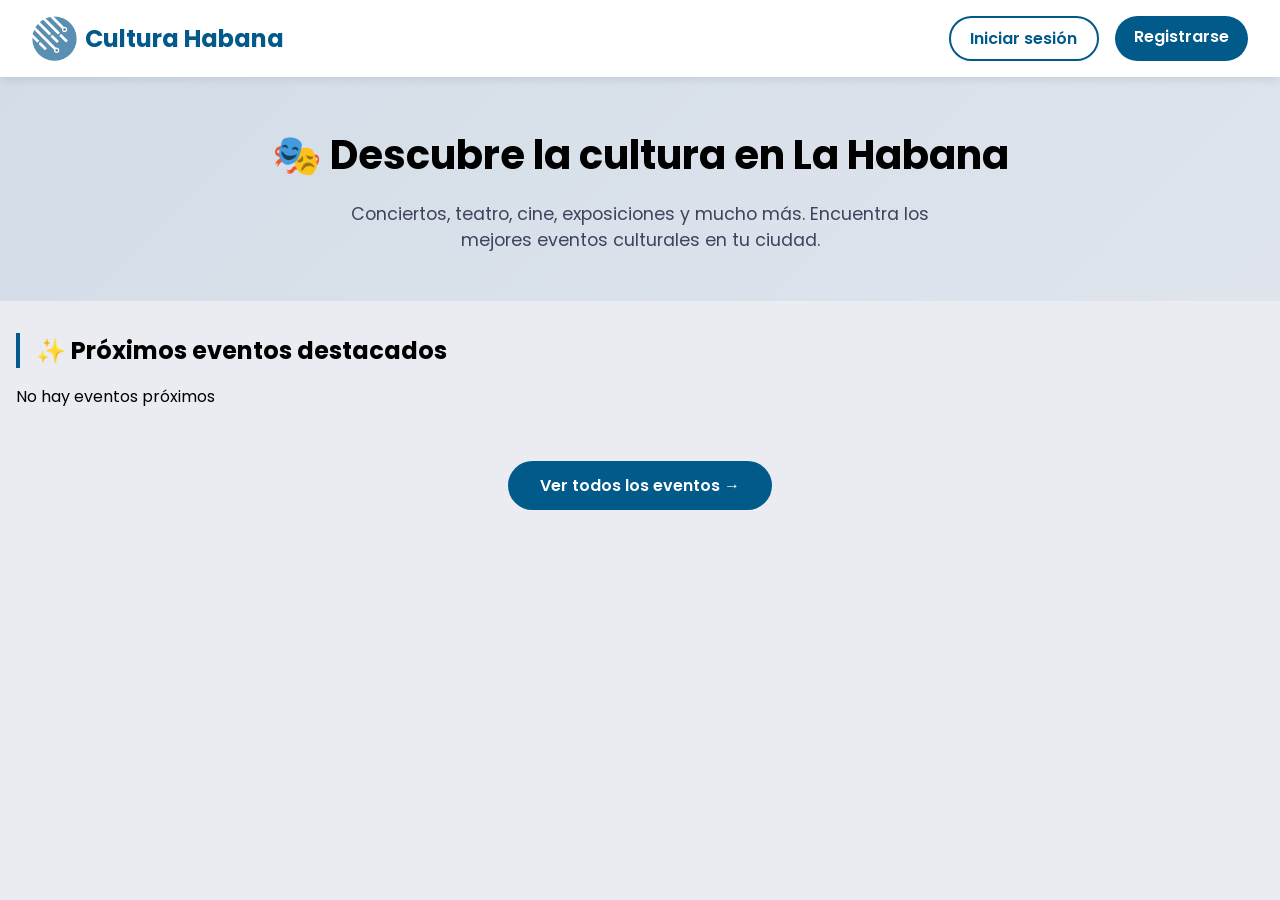
<file: index.html>
<!DOCTYPE html>
<html lang="es">
<head>
    <meta charset="UTF-8">
    <meta name="viewport" content="width=device-width, initial-scale=1.0">
    <title>Cultura Habana | Eventos culturales en La Habana</title>
    <link rel="stylesheet" href="styles.css">
    <link href="https://fonts.googleapis.com/css2?family=Poppins:wght@300;400;500;600;700;800&display=swap" rel="stylesheet">
    <style>
        .landing-container {
            min-height: 100vh;
            background: var(--color-bg);
        }
        
        .navbar-landing {
            display: flex;
            justify-content: space-between;
            align-items: center;
            padding: 1rem 2rem;
            background: var(--color-surface);
            box-shadow: 0 2px 10px var(--shadow-border);
            position: sticky;
            top: 0;
            z-index: 100;
        }
        
        .logo-area {
            display: flex;
            align-items: center;
            gap: 0.5rem;
        }
        
        .logo-area img {
            height: 45px;
        }
        
        .logo-area h1 {
            font-size: 1.5rem;
            color: rgb(2, 90, 138);
        }
        
        .nav-buttons {
            display: flex;
            gap: 1rem;
        }
        
        .btn-outline {
            padding: 0.5rem 1.2rem;
            border: 2px solid rgb(2, 90, 138);
            background: transparent;
            color: rgb(2, 90, 138);
            border-radius: 30px;
            font-weight: 600;
            cursor: pointer;
            transition: all 0.3s ease;
            text-decoration: none;
        }
        
        .btn-outline:hover {
            background: rgb(2, 90, 138);
            color: white;
        }
        
        .btn-primary-landing {
            padding: 0.5rem 1.2rem;
            background: rgb(2, 90, 138);
            color: white;
            border: none;
            border-radius: 30px;
            font-weight: 600;
            cursor: pointer;
            transition: all 0.3s ease;
            text-decoration: none;
        }
        
        .btn-primary-landing:hover {
            background: rgb(2, 110, 168);
            transform: translateY(-2px);
        }
        
        .hero {
            text-align: center;
            padding: 3rem 2rem;
            background: linear-gradient(135deg, rgba(2,90,138,0.1) 0%, rgba(2,90,138,0.05) 100%);
        }
        
        .hero h1 {
            font-size: 2.5rem;
            color: var(--color-text-primary);
            margin-bottom: 1rem;
        }
        
        .hero p {
            font-size: 1.1rem;
            color: var(--color-text-secondary);
            max-width: 600px;
            margin: 0 auto;
        }
        
        .section-title {
            font-size: 1.5rem;
            margin: 2rem 1rem 1rem;
            color: var(--color-text-primary);
            border-left: 4px solid rgb(2, 90, 138);
            padding-left: 1rem;
        }
        
        .eventos-destacados {
            display: grid;
            grid-template-columns: repeat(auto-fill, minmax(200px, 1fr));
            gap: 1.5rem;
            padding: 0 1rem 2rem;
        }
        
        .evento-destacado-card {
            background: var(--color-surface);
            border-radius: 16px;
            overflow: hidden;
            cursor: pointer;
            transition: transform 0.3s ease, box-shadow 0.3s ease;
            box-shadow: 0 4px 12px var(--shadow-border);
        }
        
        .evento-destacado-card:hover {
            transform: translateY(-5px);
            box-shadow: 0 8px 24px var(--shadow-border);
        }
        
        .evento-destacado-card img {
            width: 100%;
            height: 200px;
            object-fit: cover;
        }
        
        .evento-info-landing {
            padding: 1rem;
        }
        
        .evento-info-landing h3 {
            font-size: 1rem;
            margin-bottom: 0.3rem;
            color: var(--color-text-primary);
        }
        
        .evento-info-landing .fecha {
            font-size: 0.8rem;
            color: var(--color-text-secondary);
        }
        
        .evento-info-landing .categoria-badge {
            display: inline-block;
            background: rgb(2, 90, 138);
            color: white;
            padding: 0.2rem 0.6rem;
            border-radius: 20px;
            font-size: 0.7rem;
            margin-top: 0.5rem;
        }
        
        @media (max-width: 600px) {
            .navbar-landing {
                flex-direction: column;
                gap: 1rem;
                padding: 1rem;
            }
            .hero h1 {
                font-size: 1.8rem;
            }
            .eventos-destacados {
                grid-template-columns: repeat(auto-fill, minmax(160px, 1fr));
            }
        }
    </style>
</head>
<body>
    <div class="landing-container">
        <nav class="navbar-landing">
            <div class="logo-area">
                <img src="resources/aguacero_cuba_logo_trasnparente.png" alt="Logo" onerror="this.src='https://picsum.photos/id/100/50/50'">
                <h1>Cultura Habana</h1>
            </div>
            <div class="nav-buttons">
                <a href="login.html" class="btn-outline">Iniciar sesión</a>
                <a href="registro.html" class="btn-primary-landing">Registrarse</a>
            </div>
        </nav>
        
        <div class="hero">
            <h1>🎭 Descubre la cultura en La Habana</h1>
            <p>Conciertos, teatro, cine, exposiciones y mucho más. Encuentra los mejores eventos culturales en tu ciudad.</p>
        </div>
        
        <h2 class="section-title">✨ Próximos eventos destacados</h2>
        <div id="eventos-destacados" class="eventos-destacados">
            <div class="loading-spinner">Cargando eventos...</div>
        </div>
        
        <div style="text-align: center; padding: 2rem;">
            <a href="inicio.html" class="btn-primary-landing" style="padding: 0.8rem 2rem;">Ver todos los eventos →</a>
        </div>
    </div>

    <script src="data.js"></script>
    <script>
        function cargarEventosDestacados() {
            const container = document.getElementById('eventos-destacados');
            const eventos = getEventosFuturos();
            
            if (eventos.length === 0) {
                container.innerHTML = '<p>No hay eventos próximos</p>';
                return;
            }
            
            container.innerHTML = eventos.slice(0, 8).map(evento => `
                <div class="evento-destacado-card" onclick="window.location.href='detallesEvento.html?id=${evento.id}'">
                    <img src="${evento.poster}" alt="${evento.nombre}" onerror="this.src='https://picsum.photos/id/100/400/300'">
                    <div class="evento-info-landing">
                        <h3>${evento.nombre}</h3>
                        <p class="fecha">📅 ${new Date(evento.fechaInicio).toLocaleDateString('es-ES', { day: 'numeric', month: 'short' })}</p>
                        <span class="categoria-badge">${evento.categoria}</span>
                    </div>
                </div>
            `).join('');
        }
        
        cargarEventosDestacados();
    </script>
</body>
</html>
</file>
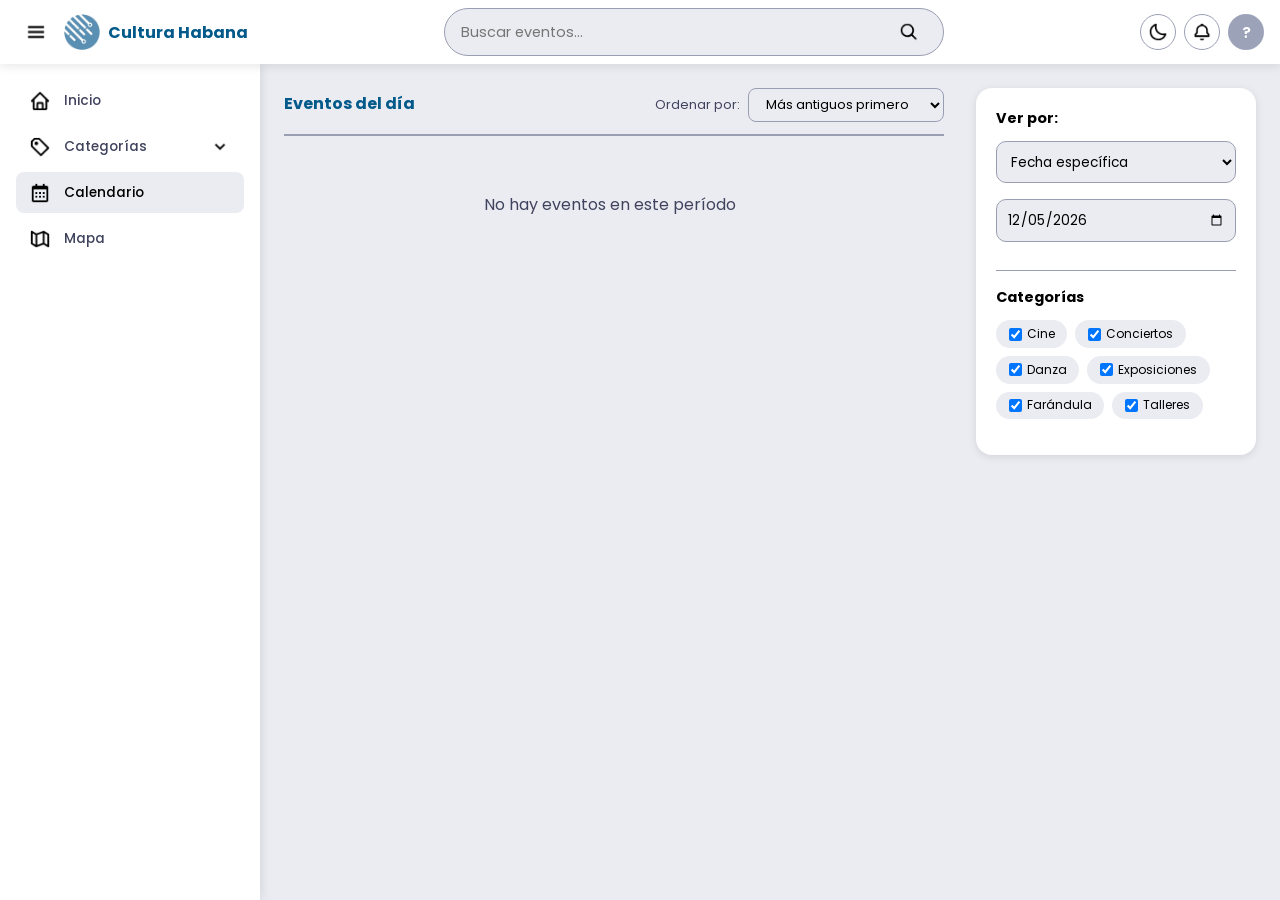
<file: calendario.html>
<!DOCTYPE html>
<html lang="es">
<head>
    <meta charset="UTF-8">
    <meta name="viewport" content="width=device-width, initial-scale=1.0">
    <title>Calendario | Cultura Habana</title>
    <link rel="stylesheet" href="styles.css">
    <link href="https://fonts.googleapis.com/css2?family=Poppins:wght@300;400;500;600;700;800&display=swap" rel="stylesheet">
</head>
<body>

    <!-- Barra superior fija -->
    <div class="top-bar">
        <div class="top-bar-left">
            <button class="menu-toggle-btn" id="menuToggleBtn">
                <img id="menuIcon" src="resources/icons_light/menu.png" alt="menú">
            </button>
            <div class="logo">
                <img src="resources/aguacero_cuba_logo_trasnparente.png" alt="Logo">
                <span>Cultura Habana</span>
            </div>
        </div>
        
        <div class="top-bar-center">
            <div class="search-container">
                <input type="text" id="buscador-global" placeholder="Buscar eventos...">
                <button class="search-btn" id="searchBtn">
                    <img id="searchIconLight" src="resources/icons_light/search.png" alt="buscar">
                    <img id="searchIconDark" src="resources/icons_dark/search.png" alt="buscar" style="display:none;">
                </button>
            </div>
        </div>
        
        <div class="top-bar-right">
            <button class="icon-btn" id="themeToggleBtn">
                <img id="themeIconLight" src="resources/icons_light/moon.png" alt="tema">
                <img id="themeIconDark" src="resources/icons_dark/sun.png" alt="tema" style="display:none;">
            </button>
            <button class="icon-btn" id="notificationsBtn">
                <img id="notifIconLight" src="resources/icons_light/bell.png" alt="notificaciones">
                <img id="notifIconDark" src="resources/icons_dark/bell.png" alt="notificaciones" style="display:none;">
            </button>
            <div class="avatar" id="avatarUsuario">U</div>
        </div>
    </div>

    <!-- Menú lateral -->
    <div class="sidebar" id="sidebar">
        <div class="menu_container">
            <ul class="menu">
                <li class="menu-item"><a href="inicio.html" class="menu-link"><img class="home-light" src="resources/icons_light/home-alt.png"><img class="home-dark" src="resources/icons_dark/home-alt.png" style="display:none;"><span>Inicio</span></a></li>
                <li class="menu-item menu-item-dropdown" id="categoriasDropdown">
                    <a href="#" class="menu-link" id="categoriasBtn">
                        <img class="categories-light" src="resources/icons_light/price-tag-alt.png"><img class="categories-dark" src="resources/icons_dark/price-tag-alt.png" style="display:none;"><span>Categorías</span>
                        <img class="dropdown-light" src="resources/icons_light/chevron-down.png"><img class="dropdown-dark" src="resources/icons_dark/chevron-down.png" style="display:none;">
                    </a>
                    <ul class="sub-menu" id="submenuCategorias">
                        <li><a href="#" class="sub-menu-link">Conciertos</a></li>
                        <li><a href="#" class="sub-menu-link">Teatro</a></li>
                        <li><a href="#" class="sub-menu-link">Cine</a></li>
                        <li><a href="#" class="sub-menu-link">Exposiciones</a></li>
                        <li><a href="#" class="sub-menu-link">Danza</a></li>
                        <li><a href="#" class="sub-menu-link">Libros</a></li>
                        <li><a href="#" class="sub-menu-link">Festival</a></li>
                        <li><a href="#" class="sub-menu-link">Infantiles</a></li>
                        <li><a href="#" class="sub-menu-link">Deportes</a></li>
                        <li><a href="#" class="sub-menu-link">Talleres</a></li>
                        <li><a href="#" class="sub-menu-link">Museos</a></li>
                        <li><a href="#" class="sub-menu-link">Ferias</a></li>
                        <li><a href="#" class="sub-menu-link">Farándula</a></li>
                    </ul>
                </li>
                <li class="menu-item active"><a href="calendario.html" class="menu-link"><img class="calendar-light" src="resources/icons_light/calendar-alt.png"><img class="calendar-dark" src="resources/icons_dark/calendar-alt.png" style="display:none;"><span>Calendario</span></a></li>
                <li class="menu-item"><a href="mapa.html" class="menu-link"><img class="map-light" src="resources/icons_light/map.png"><img class="map-dark" src="resources/icons_dark/map.png" style="display:none;"><span>Mapa</span></a></li>
                <li class="menu-item" id="menuPromocion" style="display: none;"><a href="promocion.html" class="menu-link"><img class="promo-light" src="resources/icons_light/plus-circle.png"><img class="promo-dark" src="resources/icons_dark/plus-circle.png" style="display:none;"><span>Promocionar</span></a></li>
            </ul>
        </div>
    </div>

    <!-- Contenido principal -->
    <div class="main-content">
        <div class="two-column-layout">
            <!-- Lista de eventos (izquierda) -->
            <div id="lista-eventos-calendario" style="flex:1;">
                <div class="resultados-header">
                    <h3><span id="modo-titulo">Eventos del día</span></h3>
                    <div class="resultados-orden">
                        <label>Ordenar por:</label>
                        <select id="orden-eventos">
                            <option value="asc">Más antiguos primero</option>
                            <option value="desc">Más recientes primero</option>
                        </select>
                    </div>
                </div>
                <div id="calendario-lista" class="resultados-scroll">
                    <div class="loading-spinner">Cargando eventos...</div>
                </div>
            </div>
            
            <!-- Filtros (derecha) -->
            <div class="filters-sidebar">
                <!-- Selector de modo -->
                <h3>Ver por:</h3>
                <select id="modo-fecha" class="modo-select">
                    <option value="fecha">Fecha específica</option>
                    <option value="rango">Rango de fechas</option>
                </select>
                
                <!-- Modo Fecha específica (input type date) -->
                <div id="modo-fecha-container">
                    <input type="date" id="fecha-especifica" class="fecha-input">
                </div>
                
                <!-- Modo Rango de fechas -->
                <div id="modo-rango-container" style="display: none;">
                    <div class="rango-inputs">
                        <div class="rango-item">
                            <label>Desde</label>
                            <input type="date" id="fecha-inicio-rango" class="fecha-input">
                        </div>
                        <div class="rango-item">
                            <label>Hasta</label>
                            <input type="date" id="fecha-fin-rango" class="fecha-input">
                        </div>
                    </div>
                </div>
                
                <!-- Línea divisora -->
                <hr class="divisor-filtros">
                
                <!-- Categorías -->
                <h3>Categorías</h3>
                <div id="filtros-categorias" class="categorias-group"></div>
            </div>
        </div>
    </div>

    <script src="data.js"></script>
    <script src="script.js"></script>
    <script>
        // ==================== VARIABLES ====================
        let categoriasSeleccionadasCalendario = [];
        let modoActual = 'fecha';
        
        // Elementos del DOM
        const modoFechaSelect = document.getElementById('modo-fecha');
        const modoFechaContainer = document.getElementById('modo-fecha-container');
        const modoRangoContainer = document.getElementById('modo-rango-container');
        const fechaEspecifica = document.getElementById('fecha-especifica');
        const fechaInicioRango = document.getElementById('fecha-inicio-rango');
        const fechaFinRango = document.getElementById('fecha-fin-rango');
        const modoTitulo = document.getElementById('modo-titulo');
        
        // Fecha de hoy en formato YYYY-MM-DD
        const hoy = new Date();
        const hoyStr = `${hoy.getFullYear()}-${String(hoy.getMonth() + 1).padStart(2, '0')}-${String(hoy.getDate()).padStart(2, '0')}`;
        
        // ==================== MODO DE VISUALIZACIÓN ====================
        function cambiarModo() {
            modoActual = modoFechaSelect.value;
            
            if (modoActual === 'rango') {
                modoFechaContainer.style.display = 'none';
                modoRangoContainer.style.display = 'block';
                modoTitulo.textContent = 'Eventos en el rango';
            } else {
                modoFechaContainer.style.display = 'block';
                modoRangoContainer.style.display = 'none';
                modoTitulo.textContent = 'Eventos del día';
            }
            renderizarEventosCalendario();
        }
        
        modoFechaSelect.addEventListener('change', cambiarModo);
        
        // Eventos para inputs
        fechaEspecifica.addEventListener('change', () => {
            if (modoActual === 'fecha') renderizarEventosCalendario();
        });
        
        fechaInicioRango.addEventListener('change', () => {
            if (modoActual === 'rango') renderizarEventosCalendario();
        });
        
        fechaFinRango.addEventListener('change', () => {
            if (modoActual === 'rango') renderizarEventosCalendario();
        });
        
        // ==================== FUNCIONES DE FILTRADO ====================
        function getEventosEnRango(fechaInicio, fechaFin) {
            if (!fechaInicio || !fechaFin) return [];
            const inicio = new Date(fechaInicio);
            inicio.setHours(0, 0, 0, 0);
            const fin = new Date(fechaFin);
            fin.setHours(23, 59, 59, 999);
            
            return getEventos().filter(e => {
                const fechaEvento = new Date(e.fechaInicio);
                fechaEvento.setHours(12, 0, 0, 0);
                return fechaEvento >= inicio && fechaEvento <= fin;
            }).sort((a, b) => new Date(a.fechaInicio) - new Date(b.fechaInicio));
        }
        
        function getEventosDesdeFecha(fechaInicio) {
            if (!fechaInicio) return [];
            const inicio = new Date(fechaInicio);
            inicio.setHours(0, 0, 0, 0);
            
            return getEventos().filter(e => {
                const fechaEvento = new Date(e.fechaInicio);
                fechaEvento.setHours(12, 0, 0, 0);
                return fechaEvento >= inicio;
            }).sort((a, b) => new Date(a.fechaInicio) - new Date(b.fechaInicio));
        }
        
        // ==================== FILTROS DE CATEGORÍAS ====================
        function renderizarFiltrosCalendario() {
            const categorias = getCategoriasConEventos();
            categoriasSeleccionadasCalendario = [...categorias];
            const container = document.getElementById('filtros-categorias');
            if (!container) return;
            
            container.innerHTML = categorias.map(cat => `
                <label class="categoria-checkbox">
                    <input type="checkbox" class="filtro-categoria" value="${cat}" checked> ${cat}
                </label>
            `).join('');
            
            document.querySelectorAll('.filtro-categoria').forEach(cb => {
                cb.addEventListener('change', () => {
                    categoriasSeleccionadasCalendario = Array.from(document.querySelectorAll('.filtro-categoria:checked')).map(c => c.value);
                    renderizarEventosCalendario();
                });
            });
        }
        
        // ==================== RENDERIZAR EVENTOS ====================
        function renderizarEventosCalendario() {
            let eventos = [];
            
            if (modoActual === 'rango') {
                const inicio = fechaInicioRango.value;
                const fin = fechaFinRango.value;
                
                if (inicio && fin) {
                    eventos = getEventosEnRango(inicio, fin);
                } else if (inicio) {
                    eventos = getEventosDesdeFecha(inicio);
                } else {
                    eventos = getEventosFuturos();
                    modoTitulo.textContent = 'Próximos eventos';
                }
            } else {
                // Modo fecha específica
                const fecha = fechaEspecifica.value;
                if (fecha) {
                    const partes = fecha.split('-');
                    const fechaBuscar = new Date(parseInt(partes[0]), parseInt(partes[1]) - 1, parseInt(partes[2]));
                    fechaBuscar.setHours(0, 0, 0, 0);
                    
                    eventos = getEventos().filter(evento => {
                        const fechaEvento = new Date(evento.fechaInicio);
                        fechaEvento.setHours(0, 0, 0, 0);
                        return fechaEvento.getTime() === fechaBuscar.getTime();
                    });
                } else {
                    eventos = [];
                }
            }
            
            // Filtrar por categorías
            if (categoriasSeleccionadasCalendario.length > 0) {
                eventos = eventos.filter(e => categoriasSeleccionadasCalendario.includes(e.categoria));
            }
            
            // Ordenar
            const orden = document.getElementById('orden-eventos')?.value || 'asc';
            eventos.sort((a, b) => {
                const fechaA = new Date(a.fechaInicio);
                const fechaB = new Date(b.fechaInicio);
                return orden === 'asc' ? fechaA - fechaB : fechaB - fechaA;
            });
            
            // Mostrar en el contenedor
            const container = document.getElementById('calendario-lista');
            if (!container) return;
            
            if (eventos.length === 0) {
                container.innerHTML = '<div class="loading-spinner">No hay eventos en este período</div>';
                return;
            }
            
            container.innerHTML = eventos.map(evento => `
                <div class="evento-resultado-item" onclick="window.location.href='detallesEvento.html?id=${evento.id}'">
                    <img class="evento-resultado-img" src="${evento.poster}" onerror="this.src='https://picsum.photos/id/100/60/60'">
                    <div class="evento-resultado-info">
                        <h4>${evento.nombre}</h4>
                        <p class="fecha">${formatFechaDDMMYYYY(evento.fechaInicio)} ${evento.horaInicio ? '· ' + evento.horaInicio.substring(0,5) : ''}</p>
                        <span class="categoria-badge">${evento.categoria}</span>
                    </div>
                </div>
            `).join('');
        }
        
        // ==================== ORDEN ====================
        document.getElementById('orden-eventos')?.addEventListener('change', () => renderizarEventosCalendario());
        
        // ==================== INICIALIZAR ====================
        fechaEspecifica.value = hoyStr;
        fechaInicioRango.value = hoyStr;
        
        // Fecha fin por defecto: hoy + 7 días
        const dentroDe7Dias = new Date();
        dentroDe7Dias.setDate(hoy.getDate() + 7);
        fechaFinRango.value = `${dentroDe7Dias.getFullYear()}-${String(dentroDe7Dias.getMonth() + 1).padStart(2, '0')}-${String(dentroDe7Dias.getDate()).padStart(2, '0')}`;
        
        renderizarFiltrosCalendario();
        renderizarEventosCalendario();
    </script>
</body>
</html>
</file>
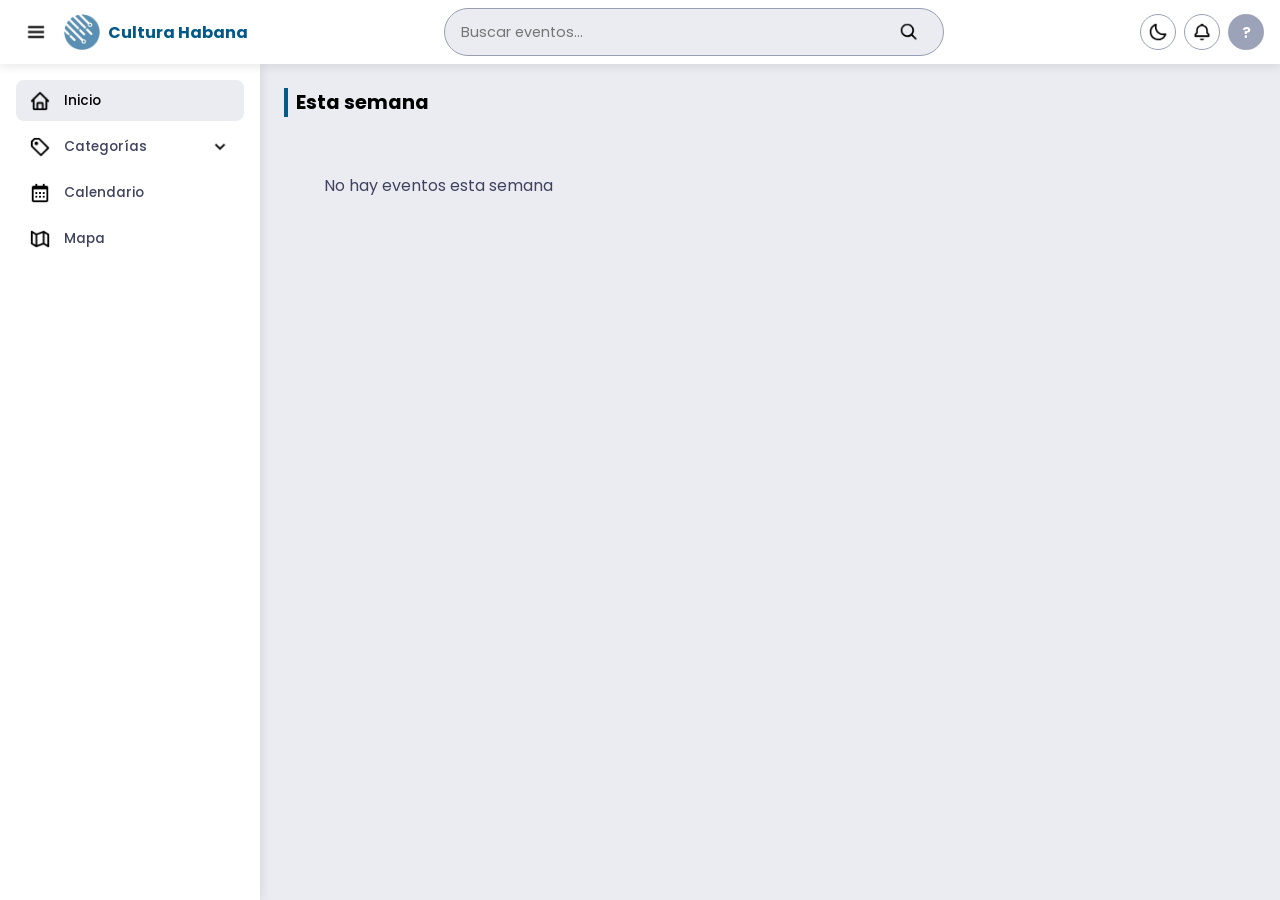
<file: categoria.html>
<!DOCTYPE html>
<html lang="es">
<head>
    <meta charset="UTF-8">
    <meta name="viewport" content="width=device-width, initial-scale=1.0">
    <title>Categoría | Cultura Habana</title>
    <link rel="stylesheet" href="styles.css">
    <link href="https://fonts.googleapis.com/css2?family=Poppins:wght@300;400;500;600;700;800&display=swap" rel="stylesheet">
</head>
<body>

    <!-- Barra superior fija -->
    <div class="top-bar">
        <div class="top-bar-left">
            <button class="menu-toggle-btn" id="menuToggleBtn">
                <img id="menuIcon" src="resources/icons_light/menu.png" alt="menú">
            </button>
            <div class="logo">
                <img src="resources/aguacero_cuba_logo_trasnparente.png" alt="Logo">
                <span>Cultura Habana</span>
            </div>
        </div>
        
        <div class="top-bar-center">
            <div class="search-container">
                <input type="text" id="buscador-global" placeholder="Buscar eventos...">
                <button class="search-btn" id="searchBtn">
                    <img id="searchIconLight" src="resources/icons_light/search.png" alt="buscar">
                    <img id="searchIconDark" src="resources/icons_dark/search.png" alt="buscar" style="display:none;">
                </button>
            </div>
        </div>
        
        <div class="top-bar-right">
            <button class="icon-btn" id="themeToggleBtn">
                <img id="themeIconLight" src="resources/icons_light/moon.png" alt="tema">
                <img id="themeIconDark" src="resources/icons_dark/sun.png" alt="tema" style="display:none;">
            </button>
            <button class="icon-btn" id="notificationsBtn">
                <img id="notifIconLight" src="resources/icons_light/bell.png" alt="notificaciones">
                <img id="notifIconDark" src="resources/icons_dark/bell.png" alt="notificaciones" style="display:none;">
            </button>
            <div class="avatar" id="avatarUsuario">U</div>
        </div>
    </div>

    <!-- Menú lateral -->
    <div class="sidebar" id="sidebar">
        <div class="menu_container">
            <ul class="menu">
                <li class="menu-item"><a href="inicio.html" class="menu-link"><img class="home-light" src="resources/icons_light/home-alt.png"><img class="home-dark" src="resources/icons_dark/home-alt.png" style="display:none;"><span>Inicio</span></a></li>
                <li class="menu-item menu-item-dropdown" id="categoriasDropdown">
                    <a href="#" class="menu-link" id="categoriasBtn">
                        <img class="categories-light" src="resources/icons_light/price-tag-alt.png"><img class="categories-dark" src="resources/icons_dark/price-tag-alt.png" style="display:none;"><span>Categorías</span>
                        <img class="dropdown-light" src="resources/icons_light/chevron-down.png"><img class="dropdown-dark" src="resources/icons_dark/chevron-down.png" style="display:none;">
                    </a>
                    <ul class="sub-menu" id="submenuCategorias">
                        <li><a href="#" class="sub-menu-link" data-categoria="Conciertos">Conciertos</a></li>
                        <li><a href="#" class="sub-menu-link" data-categoria="Teatro">Teatro</a></li>
                        <li><a href="#" class="sub-menu-link" data-categoria="Cine">Cine</a></li>
                        <li><a href="#" class="sub-menu-link" data-categoria="Exposiciones">Exposiciones</a></li>
                        <li><a href="#" class="sub-menu-link" data-categoria="Danza">Danza</a></li>
                        <li><a href="#" class="sub-menu-link" data-categoria="Libros">Libros</a></li>
                        <li><a href="#" class="sub-menu-link" data-categoria="Festival">Festival</a></li>
                        <li><a href="#" class="sub-menu-link" data-categoria="Infantiles">Infantiles</a></li>
                        <li><a href="#" class="sub-menu-link" data-categoria="Deportes">Deportes</a></li>
                        <li><a href="#" class="sub-menu-link" data-categoria="Talleres">Talleres</a></li>
                        <li><a href="#" class="sub-menu-link" data-categoria="Museos">Museos</a></li>
                        <li><a href="#" class="sub-menu-link" data-categoria="Ferias">Ferias</a></li>
                        <li><a href="#" class="sub-menu-link" data-categoria="Farándula">Farándula</a></li>
                    </ul>
                </li>
                <li class="menu-item"><a href="calendario.html" class="menu-link"><img class="calendar-light" src="resources/icons_light/calendar-alt.png"><img class="calendar-dark" src="resources/icons_dark/calendar-alt.png" style="display:none;"><span>Calendario</span></a></li>
                <li class="menu-item"><a href="mapa.html" class="menu-link"><img class="map-light" src="resources/icons_light/map.png"><img class="map-dark" src="resources/icons_dark/map.png" style="display:none;"><span>Mapa</span></a></li>
                <li class="menu-item" id="menuPromocion" style="display: none;"><a href="promocion.html" class="menu-link"><img class="promo-light" src="resources/icons_light/plus-circle.png"><img class="promo-dark" src="resources/icons_dark/plus-circle.png" style="display:none;"><span>Promocionar</span></a></li>
            </ul>
        </div>
    </div>

    <!-- Contenido principal -->
    <div class="main-content">
        <div class="categoria-container">
            <!-- Encabezado de la categoría -->
            <div class="categoria-header">
                <h1 id="categoria-titulo">Conciertos</h1>
                <div class="categoria-orden">
                    <label>Ordenar por:</label>
                    <select id="orden-eventos">
                        <option value="asc">Más antiguos primero</option>
                        <option value="desc">Más recientes primero</option>
                    </select>
                </div>
            </div>
            
            <!-- Lista de eventos de la categoría en formato horizontal -->
            <div id="categoria-lista" class="lista-horizontal">
                <div class="loading-spinner">Cargando eventos...</div>
            </div>
        </div>
    </div>

    <script src="data.js"></script>
    <script src="script.js"></script>
    <script>
        // ==================== OBTENER CATEGORÍA DE LA URL ====================
        const urlParams = new URLSearchParams(window.location.search);
        let categoriaActual = urlParams.get('nombre') || '';
        categoriaActual = decodeURIComponent(categoriaActual);
        
        if (!categoriaActual) {
            window.location.href = 'inicio.html';
        }
        
        // Actualizar título y encabezado
        document.title = `${categoriaActual} | Cultura Habana`;
        const tituloElemento = document.getElementById('categoria-titulo');
        if (tituloElemento) {
            tituloElemento.textContent = categoriaActual;
        }
        
        // ==================== RENDERIZAR EVENTOS EN TARJETAS HORIZONTALES ====================
        function renderizarEventosPorCategoria() {
            let eventos = getEventos();
            eventos = eventos.filter(evento => evento.categoria === categoriaActual);
            
            const orden = document.getElementById('orden-eventos')?.value || 'asc';
            eventos.sort((a, b) => {
                const fechaA = new Date(a.fechaInicio);
                const fechaB = new Date(b.fechaInicio);
                return orden === 'asc' ? fechaA - fechaB : fechaB - fechaA;
            });
            
            const container = document.getElementById('categoria-lista');
            if (!container) return;
            
            if (eventos.length === 0) {
                container.innerHTML = `
                    <div class="no-eventos-categoria">
                        <p>No hay eventos disponibles en la categoría "${categoriaActual}"</p>
                        <a href="inicio.html" class="btn-volver">Explorar otros eventos</a>
                    </div>
                `;
                return;
            }
            
            // Mismo estilo que inicio: tarjetas horizontales
            container.innerHTML = eventos.map(evento => `
                <div class="evento-card-inicio" onclick="window.location.href='detallesEvento.html?id=${evento.id}'">
                    <img class="evento-poster" src="${evento.poster}" onerror="this.src='https://picsum.photos/id/100/400/300'">
                    <div class="evento-info-inicio">
                        <h4>${evento.nombre.length > 30 ? evento.nombre.substring(0,27)+'...' : evento.nombre}</h4>
                        <p class="fecha">${formatFechaShort(evento.fechaInicio)} ${evento.horaInicio ? '· ' + evento.horaInicio.substring(0,5) : ''}</p>
                    </div>
                </div>
            `).join('');
        }
        
        // Event listener para el orden
        document.getElementById('orden-eventos')?.addEventListener('change', renderizarEventosPorCategoria);
        
        // Inicializar
        renderizarEventosPorCategoria();
    </script>
    
    <style>
        /* ========== ESTILOS PARA LA PÁGINA DE CATEGORÍA ========== */
        .categoria-container {
            max-width: 100%;
        }
        
        .categoria-header {
            display: flex;
            justify-content: space-between;
            align-items: baseline;
            flex-wrap: wrap;
            gap: 1rem;
            margin-bottom: 1.5rem;
            padding-bottom: 0.75rem;
            border-bottom: 2px solid var(--color-border);
        }
        
        .categoria-header h1 {
            font-size: 1.5rem;
            font-weight: 600;
            color: var(--color-text-primary);
        }
        
        .categoria-orden {
            display: flex;
            align-items: center;
            gap: 0.5rem;
        }
        
        .categoria-orden label {
            font-size: 0.8rem;
            color: var(--color-text-secondary);
        }
        
        .categoria-orden select {
            padding: 0.4rem 0.8rem;
            border: 1px solid var(--color-border);
            border-radius: 8px;
            background: var(--color-bg);
            color: var(--color-text-primary);
            font-size: 0.8rem;
            cursor: pointer;
        }
        
        /* Reutilizamos .lista-horizontal y .evento-card-inicio de styles.css */
        #categoria-lista {
            display: flex;
            overflow-x: auto;
            gap: 1rem;
            padding: 0.5rem 0.5rem 1rem;
            scroll-behavior: smooth;
        }
        
        #categoria-lista::-webkit-scrollbar {
            height: 6px;
        }
        
        #categoria-lista::-webkit-scrollbar-track {
            background: var(--color-border);
            border-radius: 10px;
        }
        
        #categoria-lista::-webkit-scrollbar-thumb {
            background: rgb(2, 90, 138);
            border-radius: 10px;
        }
        
        .no-eventos-categoria {
            text-align: center;
            padding: 3rem;
            background: var(--color-surface);
            border-radius: 16px;
            color: var(--color-text-secondary);
            width: 100%;
        }
        
        .no-eventos-categoria p {
            margin-bottom: 1rem;
        }
        
        .no-eventos-categoria .btn-volver {
            display: inline-block;
            padding: 0.5rem 1.2rem;
            background: rgb(2, 90, 138);
            color: white;
            border-radius: 30px;
            text-decoration: none;
            font-size: 0.85rem;
            transition: all 0.3s ease;
        }
        
        .no-eventos-categoria .btn-volver:hover {
            background: rgb(2, 110, 168);
            transform: translateY(-2px);
        }
        
        @media (max-width: 600px) {
            .categoria-header {
                flex-direction: column;
                align-items: flex-start;
            }
            .categoria-header h1 {
                font-size: 1.2rem;
            }
        }
    </style>
</body>
</html>
</file>
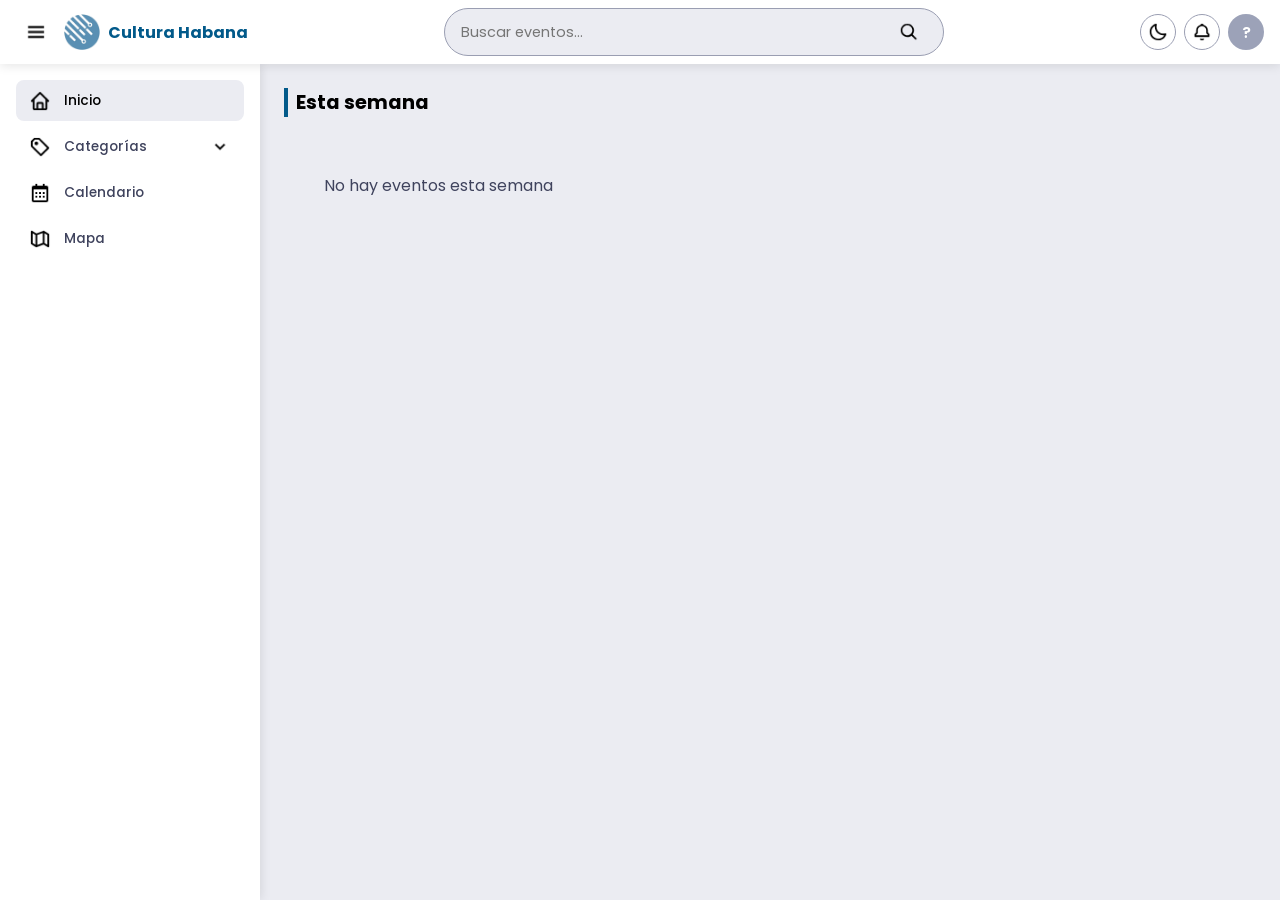
<file: inicio.html>
<!DOCTYPE html>
<html lang="es">
<head>
    <meta charset="UTF-8">
    <meta name="viewport" content="width=device-width, initial-scale=1.0">
    <title>Inicio | Cultura Habana</title>
    <link rel="stylesheet" href="styles.css">
    <link href="https://fonts.googleapis.com/css2?family=Poppins:wght@300;400;500;600;700;800&display=swap" rel="stylesheet">
</head>
<body>

    <!-- Barra superior fija -->
    <div class="top-bar">
        <div class="top-bar-left">
            <button class="menu-toggle-btn" id="menuToggleBtn">
                <img id="menuIcon" src="resources/icons_light/menu.png" alt="menú">
            </button>
            <div class="logo">
                <img src="resources/aguacero_cuba_logo_trasnparente.png" alt="Logo">
                <span>Cultura Habana</span>
            </div>
        </div>
        
        <div class="top-bar-center">
            <div class="search-container">
                <input type="text" id="buscador-global" placeholder="Buscar eventos...">
                <button class="search-btn" id="searchBtn">
                    <img id="searchIconLight" src="resources/icons_light/search.png" alt="buscar">
                    <img id="searchIconDark" src="resources/icons_dark/search.png" alt="buscar" style="display:none;">
                </button>
            </div>
        </div>
        
        <div class="top-bar-right">
            <button class="icon-btn" id="themeToggleBtn">
                <img id="themeIconLight" src="resources/icons_light/moon.png" alt="tema">
                <img id="themeIconDark" src="resources/icons_dark/sun.png" alt="tema" style="display:none;">
            </button>
            <button class="icon-btn" id="notificationsBtn">
                <img id="notifIconLight" src="resources/icons_light/bell.png" alt="notificaciones">
                <img id="notifIconDark" src="resources/icons_dark/bell.png" alt="notificaciones" style="display:none;">
            </button>
            <div class="avatar" id="avatarUsuario">U</div>
        </div>
    </div>

    <!-- Menú lateral -->
    <div class="sidebar" id="sidebar">
        <div class="menu_container">
            <ul class="menu">
                <li class="menu-item active">
                    <a href="inicio.html" class="menu-link">
                        <img class="home-light" src="resources/icons_light/home-alt.png" alt="inicio">
                        <img class="home-dark" src="resources/icons_dark/home-alt.png" alt="inicio" style="display:none;">
                        <span>Inicio</span>
                    </a>
                </li>
                <li class="menu-item menu-item-dropdown" id="categoriasDropdown">
                    <a href="#" class="menu-link" id="categoriasBtn">
                        <img class="categories-light" src="resources/icons_light/price-tag-alt.png" alt="categorías">
                        <img class="categories-dark" src="resources/icons_dark/price-tag-alt.png" alt="categorías" style="display:none;">
                        <span>Categorías</span>
                        <img class="dropdown-light" src="resources/icons_light/chevron-down.png" alt="dropdown">
                        <img class="dropdown-dark" src="resources/icons_dark/chevron-down.png" alt="dropdown" style="display:none;">
                    </a>
                    <ul class="sub-menu" id="submenuCategorias">
                        <li><a href="#" class="sub-menu-link" data-categoria="Conciertos">Conciertos</a></li>
                        <li><a href="#" class="sub-menu-link" data-categoria="Teatro">Teatro</a></li>
                        <li><a href="#" class="sub-menu-link" data-categoria="Cine">Cine</a></li>
                        <li><a href="#" class="sub-menu-link" data-categoria="Exposiciones">Exposiciones</a></li>
                        <li><a href="#" class="sub-menu-link" data-categoria="Danza">Danza</a></li>
                        <li><a href="#" class="sub-menu-link" data-categoria="Libros">Libros</a></li>
                        <li><a href="#" class="sub-menu-link" data-categoria="Festival">Festival</a></li>
                        <li><a href="#" class="sub-menu-link" data-categoria="Infantiles">Infantiles</a></li>
                        <li><a href="#" class="sub-menu-link" data-categoria="Deportes">Deportes</a></li>
                        <li><a href="#" class="sub-menu-link" data-categoria="Talleres">Talleres</a></li>
                        <li><a href="#" class="sub-menu-link" data-categoria="Museos">Museos</a></li>
                        <li><a href="#" class="sub-menu-link" data-categoria="Ferias">Ferias</a></li>
                        <li><a href="#" class="sub-menu-link" data-categoria="Farándula">Farándula</a></li>
                    </ul>
                </li>
                <li class="menu-item">
                    <a href="calendario.html" class="menu-link">
                        <img class="calendar-light" src="resources/icons_light/calendar-alt.png" alt="calendario">
                        <img class="calendar-dark" src="resources/icons_dark/calendar-alt.png" alt="calendario" style="display:none;">
                        <span>Calendario</span>
                    </a>
                </li>
                <li class="menu-item">
                    <a href="mapa.html" class="menu-link">
                        <img class="map-light" src="resources/icons_light/map.png" alt="mapa">
                        <img class="map-dark" src="resources/icons_dark/map.png" alt="mapa" style="display:none;">
                        <span>Mapa</span>
                    </a>
                </li>
                <li class="menu-item" id="menuPromocion" style="display: none;">
                    <a href="promocion.html" class="menu-link">
                        <img class="promo-light" src="resources/icons_light/plus-circle.png" alt="promocionar">
                        <img class="promo-dark" src="resources/icons_dark/plus-circle.png" alt="promocionar" style="display:none;">
                        <span>Promocionar</span>
                    </a>
                </li>
            </ul>
        </div>
    </div>

    <!-- Contenido principal -->
    <div class="main-content" id="mainContent">
        <div id="contenedor-listas-inicio">
            <div class="loading-spinner">Cargando eventos...</div>
        </div>
    </div>

    <script src="data.js"></script>
    <script src="script.js"></script>
    <script>
        // ==================== SOLO FUNCIONES ESPECÍFICAS DE INICIO ====================
        
        function renderizarInicio() {
            const container = document.getElementById('contenedor-listas-inicio');
            const eventos = getEventosFuturos();
            
            const hoy = new Date();
            hoy.setHours(0, 0, 0, 0);
            const dentroDe7Dias = new Date();
            dentroDe7Dias.setDate(hoy.getDate() + 7);
            const eventosSemana = eventos.filter(e => new Date(e.fechaInicio) >= hoy && new Date(e.fechaInicio) <= dentroDe7Dias);
            
            const eventosPorCategoria = {};
            eventos.forEach(e => {
                if (!eventosPorCategoria[e.categoria]) eventosPorCategoria[e.categoria] = [];
                eventosPorCategoria[e.categoria].push(e);
            });
            
            for (let cat in eventosPorCategoria) {
                eventosPorCategoria[cat].sort((a,b) => new Date(a.fechaInicio) - new Date(b.fechaInicio));
            }
            
            let html = '';
            
            html += `<div class="lista-horizontal-container"><h2>Esta semana</h2><div class="lista-horizontal">`;
            if (eventosSemana.length === 0) {
                html += '<div class="loading-spinner">No hay eventos esta semana</div>';
            } else {
                html += eventosSemana.map(e => `
                    <div class="evento-card-inicio" onclick="window.location.href='detallesEvento.html?id=${e.id}'">
                        <img class="evento-poster" src="${e.poster}" onerror="this.src='https://picsum.photos/id/100/400/300'">
                        <div class="evento-info-inicio">
                            <h4>${e.nombre.length > 30 ? e.nombre.substring(0,27)+'...' : e.nombre}</h4>
                            <p class="fecha">${formatFechaShort(e.fechaInicio)} ${e.horaInicio ? '· ' + e.horaInicio.substring(0,5) : ''}</p>
                        </div>
                    </div>
                `).join('');
            }
            html += `</div></div>`;
            
            const ordenCategorias = ['Conciertos', 'Farándula', 'Teatro', 'Cine', 'Exposiciones', 'Danza', 'Libros', 'Festival', 'Talleres'];
            for (const cat of ordenCategorias) {
                if (eventosPorCategoria[cat] && eventosPorCategoria[cat].length > 0) {
                    html += `<div class="lista-horizontal-container"><h2>${cat}</h2><div class="lista-horizontal">`;
                    html += eventosPorCategoria[cat].map(e => `
                        <div class="evento-card-inicio" onclick="window.location.href='detallesEvento.html?id=${e.id}'">
                            <img class="evento-poster" src="${e.poster}" onerror="this.src='https://picsum.photos/id/100/400/300'">
                            <div class="evento-info-inicio">
                                <h4>${e.nombre.length > 30 ? e.nombre.substring(0,27)+'...' : e.nombre}</h4>
                                <p class="fecha">${formatFechaShort(e.fechaInicio)} ${e.horaInicio ? '· ' + e.horaInicio.substring(0,5) : ''}</p>
                            </div>
                        </div>
                    `).join('');
                    html += `</div></div>`;
                }
            }
            
            container.innerHTML = html || '<div class="loading-spinner">No hay eventos disponibles</div>';
        }
        
        // Inicializar solo la parte de inicio (el resto ya lo hace script.js)
        renderizarInicio();
    </script>
</body>
</html>
</file>
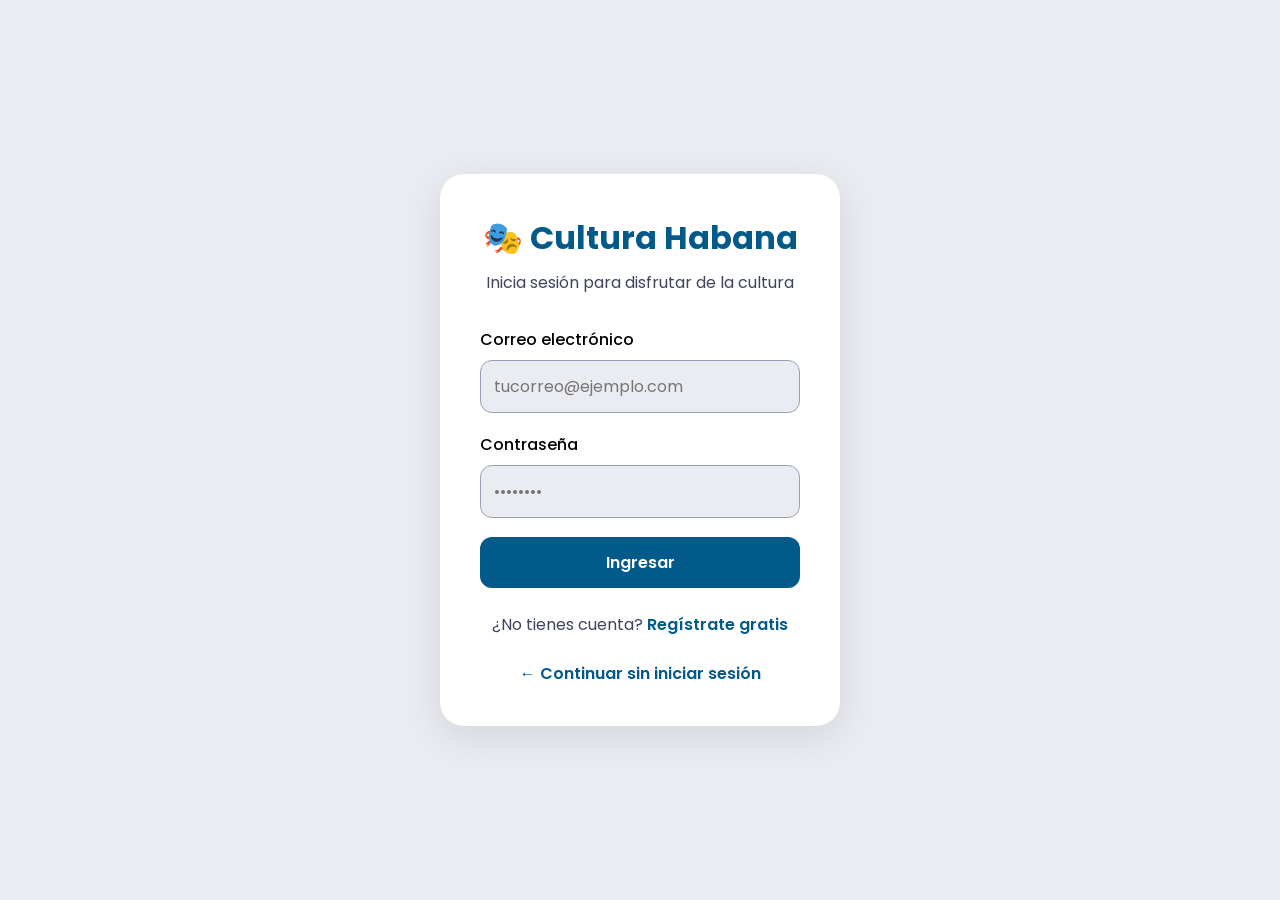
<file: login.html>
<!DOCTYPE html>
<html lang="es">
<head>
    <meta charset="UTF-8">
    <meta name="viewport" content="width=device-width, initial-scale=1.0">
    <title>Iniciar Sesión | Cultura Habana</title>
    <link rel="stylesheet" href="styles.css">
    <link href="https://fonts.googleapis.com/css2?family=Poppins:wght@300;400;500;600;700&display=swap" rel="stylesheet">
    <style>
        .auth-container {
            min-height: 100vh;
            display: flex;
            align-items: center;
            justify-content: center;
            background: var(--color-bg);
            padding: 2rem;
        }
        .auth-card {
            background: var(--color-surface);
            border-radius: 24px;
            padding: 2.5rem;
            width: 100%;
            max-width: 400px;
            box-shadow: 0 10px 40px var(--shadow-border);
        }
        .auth-card h1 {
            text-align: center;
            margin-bottom: 0.5rem;
            color: rgb(2, 90, 138);
        }
        .auth-card .subtitle {
            text-align: center;
            color: var(--color-text-secondary);
            margin-bottom: 2rem;
        }
        .form-group {
            margin-bottom: 1.2rem;
        }
        .form-group label {
            display: block;
            margin-bottom: 0.5rem;
            font-weight: 500;
            color: var(--color-text-primary);
        }
        .form-group input {
            width: 100%;
            padding: 0.8rem;
            border: 1px solid var(--color-border);
            border-radius: 12px;
            background: var(--color-bg);
            color: var(--color-text-primary);
            font-size: 1rem;
        }
        .btn-login {
            width: 100%;
            padding: 0.8rem;
            background: rgb(2, 90, 138);
            color: white;
            border: none;
            border-radius: 12px;
            font-size: 1rem;
            font-weight: 600;
            cursor: pointer;
            transition: all 0.3s ease;
        }
        .btn-login:hover {
            background: rgb(2, 110, 168);
            transform: translateY(-2px);
        }
        .register-link {
            text-align: center;
            margin-top: 1.5rem;
            color: var(--color-text-secondary);
        }
        .register-link a {
            color: rgb(2, 90, 138);
            text-decoration: none;
            font-weight: 600;
        }
        .error-message {
            background: rgba(220, 53, 69, 0.1);
            color: #dc3545;
            padding: 0.8rem;
            border-radius: 8px;
            margin-bottom: 1rem;
            text-align: center;
        }
    </style>
</head>
<body>
    <div class="auth-container">
        <div class="auth-card">
            <h1>🎭 Cultura Habana</h1>
            <p class="subtitle">Inicia sesión para disfrutar de la cultura</p>
            
            <div id="error-message" class="error-message" style="display: none;"></div>
            
            <form id="login-form">
                <div class="form-group">
                    <label>Correo electrónico</label>
                    <input type="email" id="email" placeholder="tucorreo@ejemplo.com" required autocomplete="email">
                </div>
                <div class="form-group">
                    <label>Contraseña</label>
                    <input type="password" id="password" placeholder="••••••••" required autocomplete="current-password">
                </div>
                <button type="submit" class="btn-login">Ingresar</button>
            </form>
            
            <div class="register-link">
                ¿No tienes cuenta? <a href="registro.html">Regístrate gratis</a>
            </div>
            <div class="register-link">
                <a href="inicio.html">← Continuar sin iniciar sesión</a>
            </div>
        </div>
    </div>

    <script src="data.js"></script>
    <script>
        // Verificar si ya hay sesión activa
        if (getUsuarioActual()) {
            window.location.href = 'inicio.html';
        }
        
        document.getElementById('login-form').addEventListener('submit', (e) => {
            e.preventDefault();
            const email = document.getElementById('email').value.trim();
            const password = document.getElementById('password').value;
            
            const resultado = iniciarSesion(email, password);
            
            if (resultado.exito) {
                window.location.href = 'inicio.html';
            } else {
                const errorDiv = document.getElementById('error-message');
                errorDiv.textContent = resultado.mensaje;
                errorDiv.style.display = 'block';
                setTimeout(() => {
                    errorDiv.style.display = 'none';
                }, 3000);
            }
        });
    </script>
</body>
</html>
</file>
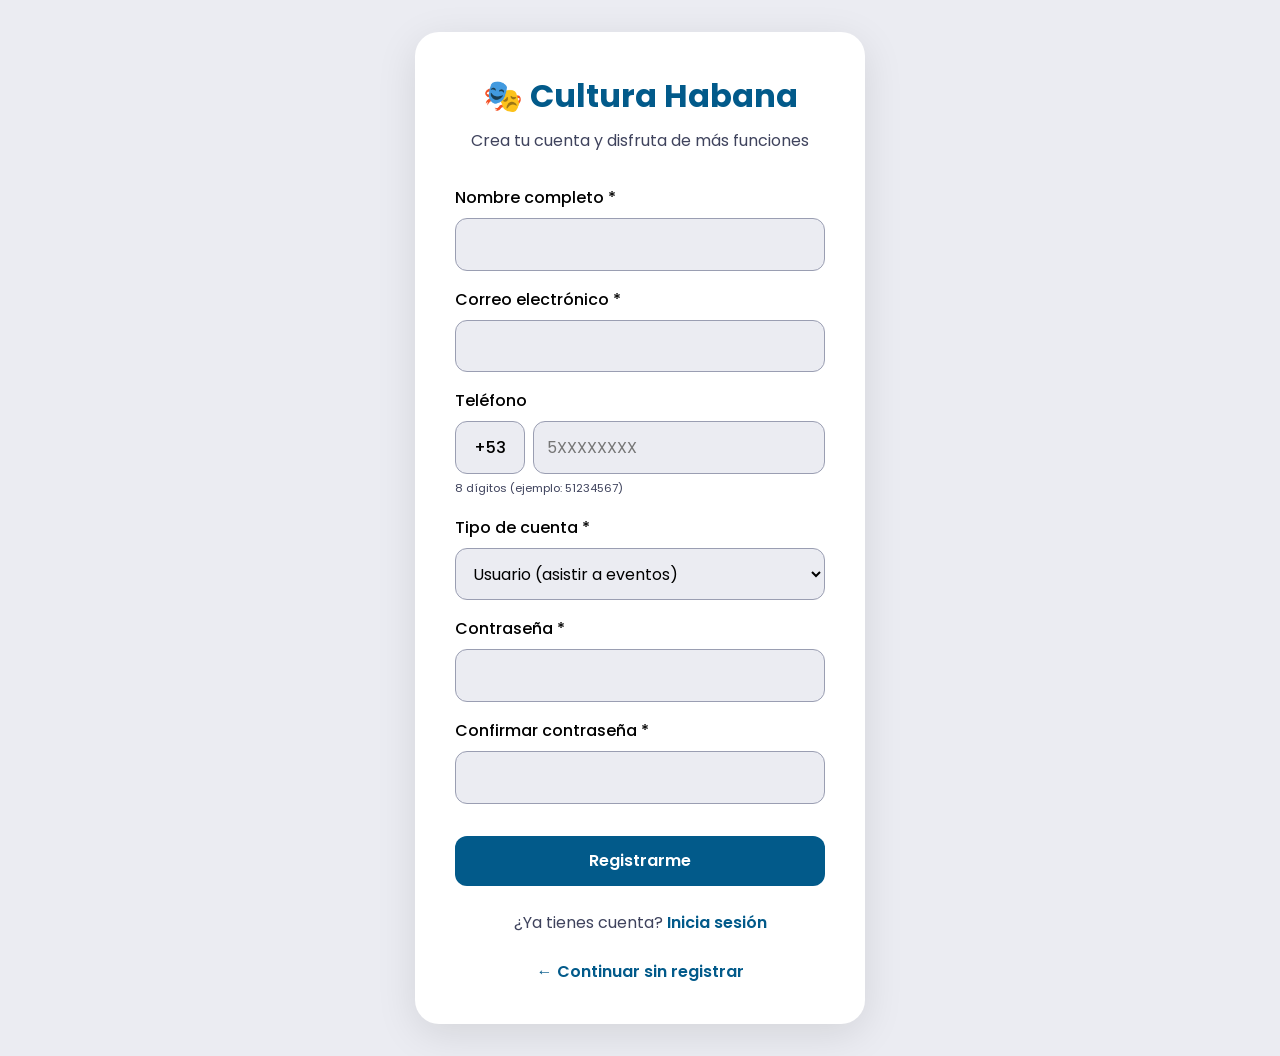
<file: registro.html>
<!DOCTYPE html>
<html lang="es">
<head>
    <meta charset="UTF-8">
    <meta name="viewport" content="width=device-width, initial-scale=1.0">
    <title>Registro | Cultura Habana</title>
    <link rel="stylesheet" href="styles.css">
    <link href="https://fonts.googleapis.com/css2?family=Poppins:wght@300;400;500;600;700&display=swap" rel="stylesheet">
    <style>
        .auth-container {
            min-height: 100vh;
            display: flex;
            align-items: center;
            justify-content: center;
            background: var(--color-bg);
            padding: 2rem;
        }
        .auth-card {
            background: var(--color-surface);
            border-radius: 24px;
            padding: 2.5rem;
            width: 100%;
            max-width: 450px;
            box-shadow: 0 10px 40px var(--shadow-border);
        }
        .auth-card h1 {
            text-align: center;
            margin-bottom: 0.5rem;
            color: rgb(2, 90, 138);
        }
        .auth-card .subtitle {
            text-align: center;
            color: var(--color-text-secondary);
            margin-bottom: 2rem;
        }
        .form-group {
            margin-bottom: 1rem;
        }
        .form-group label {
            display: block;
            margin-bottom: 0.5rem;
            font-weight: 500;
            color: var(--color-text-primary);
        }
        .form-group input, .form-group select {
            width: 100%;
            padding: 0.8rem;
            border: 1px solid var(--color-border);
            border-radius: 12px;
            background: var(--color-bg);
            color: var(--color-text-primary);
            font-size: 1rem;
        }
        .phone-container {
            display: flex;
            align-items: center;
            gap: 0.5rem;
        }
        .phone-prefix {
            width: 70px;
            padding: 0.8rem;
            background: var(--color-bg);
            border: 1px solid var(--color-border);
            border-radius: 12px;
            color: var(--color-text-primary);
            font-weight: 500;
            text-align: center;
        }
        .phone-number {
            flex: 1;
            padding: 0.8rem;
            border: 1px solid var(--color-border);
            border-radius: 12px;
            background: var(--color-bg);
            color: var(--color-text-primary);
            font-size: 1rem;
        }
        .phone-number:focus {
            outline: none;
            border-color: rgb(2, 90, 138);
        }
        .btn-register {
            width: 100%;
            padding: 0.8rem;
            background: rgb(2, 90, 138);
            color: white;
            border: none;
            border-radius: 12px;
            font-size: 1rem;
            font-weight: 600;
            cursor: pointer;
            transition: all 0.3s ease;
            margin-top: 1rem;
        }
        .btn-register:hover {
            background: rgb(2, 110, 168);
            transform: translateY(-2px);
        }
        .login-link {
            text-align: center;
            margin-top: 1.5rem;
            color: var(--color-text-secondary);
        }
        .login-link a {
            color: rgb(2, 90, 138);
            text-decoration: none;
            font-weight: 600;
        }
        .error-message {
            background: rgba(220, 53, 69, 0.1);
            color: #dc3545;
            padding: 0.8rem;
            border-radius: 8px;
            margin-bottom: 1rem;
            text-align: center;
        }
        .success-message {
            background: rgba(40, 167, 69, 0.1);
            color: #28a745;
            padding: 0.8rem;
            border-radius: 8px;
            margin-bottom: 1rem;
            text-align: center;
        }
    </style>
</head>
<body>
    <div class="auth-container">
        <div class="auth-card">
            <h1>🎭 Cultura Habana</h1>
            <p class="subtitle">Crea tu cuenta y disfruta de más funciones</p>
            
            <div id="message"></div>
            
            <form id="register-form">
                <div class="form-group">
                    <label>Nombre completo *</label>
                    <input type="text" id="nombre" required autocomplete="name">
                </div>
                <div class="form-group">
                    <label>Correo electrónico *</label>
                    <input type="email" id="email" required autocomplete="email">
                </div>
                <div class="form-group">
                    <label>Teléfono</label>
                    <div class="phone-container">
                        <span class="phone-prefix">+53</span>
                        <input type="tel" id="telefono" class="phone-number" placeholder="5XXXXXXXX" maxlength="8" pattern="[0-9]{8}" title="8 dígitos del número de teléfono">
                    </div>
                    <small style="color: var(--color-text-secondary); font-size: 0.7rem;">8 dígitos (ejemplo: 51234567)</small>
                </div>
                <div class="form-group">
                    <label>Tipo de cuenta *</label>
                    <select id="rol">
                        <option value="usuario">Usuario (asistir a eventos)</option>
                        <option value="organizador">Organizador (promocionar eventos)</option>
                    </select>
                </div>
                <div class="form-group">
                    <label>Contraseña *</label>
                    <input type="password" id="password" required autocomplete="new-password" minlength="4">
                </div>
                <div class="form-group">
                    <label>Confirmar contraseña *</label>
                    <input type="password" id="confirm_password" required autocomplete="new-password">
                </div>
                <button type="submit" class="btn-register">Registrarme</button>
            </form>
            
            <div class="login-link">
                ¿Ya tienes cuenta? <a href="login.html">Inicia sesión</a>
            </div>
            <div class="login-link">
                <a href="inicio.html">← Continuar sin registrar</a>
            </div>
        </div>
    </div>

    <script src="data.js"></script>
    <script>
        // Verificar si ya hay sesión activa
        if (getUsuarioActual()) {
            window.location.href = 'inicio.html';
        }
        
        document.getElementById('register-form').addEventListener('submit', (e) => {
            e.preventDefault();
            
            const password = document.getElementById('password').value;
            const confirmPassword = document.getElementById('confirm_password').value;
            
            if (password !== confirmPassword) {
                mostrarMensaje('Las contraseñas no coinciden', 'error');
                return;
            }
            
            if (password.length < 4) {
                mostrarMensaje('La contraseña debe tener al menos 4 caracteres', 'error');
                return;
            }
            
            let telefonoCompleto = '';
            const telefonoNum = document.getElementById('telefono').value.trim();
            if (telefonoNum) {
                if (!/^\d{8}$/.test(telefonoNum)) {
                    mostrarMensaje('El teléfono debe tener 8 dígitos', 'error');
                    return;
                }
                telefonoCompleto = '+53 ' + telefonoNum;
            }
            
            const usuario = {
                nombre: document.getElementById('nombre').value.trim(),
                email: document.getElementById('email').value.trim(),
                telefono: telefonoCompleto,
                rol: document.getElementById('rol').value,
                password: password
            };
            
            const resultado = registrarUsuario(usuario);
            
            if (resultado.exito) {
                // Iniciar sesión automáticamente después del registro
                iniciarSesion(usuario.email, usuario.password);
                mostrarMensaje('¡Registro exitoso! Redirigiendo al inicio...', 'success');
                setTimeout(() => {
                    window.location.href = 'inicio.html';
                }, 1500);
            } else {
                mostrarMensaje(resultado.mensaje, 'error');
            }
        });
        
        function mostrarMensaje(mensaje, tipo) {
            const messageDiv = document.getElementById('message');
            messageDiv.className = tipo === 'error' ? 'error-message' : 'success-message';
            messageDiv.textContent = mensaje;
            messageDiv.style.display = 'block';
            setTimeout(() => {
                messageDiv.style.display = 'none';
            }, 3000);
        }
        
        // Validar solo números en el campo de teléfono
        document.getElementById('telefono').addEventListener('input', function(e) {
            this.value = this.value.replace(/[^0-9]/g, '').slice(0, 8);
        });
    </script>
</body>
</html>
</file>
<file: styles.css>
﻿* {
    box-sizing: border-box;
    margin: 0;
    padding: 0;
    font-family: "Poppins", sans-serif;
}

:root {
    --color-bg: #EBECF2;
    --color-surface: #FFFFFF;
    --color-border: #9A9EB2;
    --color-text-primary: #000000;
    --color-text-secondary: #3F435D;
    --color-tooltip-bg: #2A2E33;
    --color-tooltip-text: #ffffff;
    --shadow-border: rgba(0, 0, 0, 0.1);
    --header-height: 64px;
    --sidebar-width: 260px;
    --sidebar-collapsed-width: 72px;
}

body.dark-mode {
    /*--color-bg: #1a1c2a;*/
    --color-bg: rgb(35, 39, 46);
    /*--color-surface: #12141A;*/
    --color-surface: rgb(30, 34, 39);
    --color-border: #2B2D3B;
    --color-text-primary: #FFFFFF;
    --color-text-secondary: #9CA2B8;
    --color-tooltip-bg: #ffffff;
    --color-tooltip-text: #000000;
    --shadow-border: rgba(255, 255, 255, 0.1);
}

/* ========== ESTILOS BASE ========== */
body {
    background-color: var(--color-bg);
    transition: background-color 0.3s ease, color 0.3s ease;
    color: var(--color-text-primary);
}

/* ========== BARRA SUPERIOR FIJA ========== */
.top-bar {
    position: fixed;
    top: 0;
    left: 0;
    right: 0;
    height: var(--header-height);
    background: var(--color-surface);
    display: flex;
    align-items: center;
    justify-content: space-between;
    padding: 0 1rem;
    z-index: 1000;
    box-shadow: 0 2px 10px var(--shadow-border);
}

.top-bar-left {
    display: flex;
    align-items: center;
    gap: 0.5rem;
}

.menu-toggle-btn {
    background: none;
    border: none;
    cursor: pointer;
    padding: 0.5rem;
    display: flex;
    align-items: center;
    justify-content: center;
    border-radius: 8px;
    transition: all 0.3s ease;
}

.menu-toggle-btn:hover {
    background: var(--color-bg);
}

.menu-toggle-btn img {
    width: 24px;
    height: 24px;
}

.logo {
    display: flex;
    align-items: center;
    gap: 0.5rem;
}

.logo img {
    height: 36px;
}

.logo span {
    font-weight: 700;
    font-size: 1rem;
    color: rgb(2, 90, 138);
}

.top-bar-center {
    flex: 1;
    max-width: 500px;
    margin: 0 1rem;
}

.search-container {
    display: flex;
    align-items: center;
    background: var(--color-bg);
    border-radius: 40px;
    padding: 0.4rem 1rem;
    border: 1px solid var(--color-border);
    transition: all 0.3s ease;
}

.search-btn {
    background: none;
    border: none;
    cursor: pointer;
    display: flex;
    align-items: center;
    padding: 0 0.5rem;
}

.search-container:focus-within {
    border-color: rgb(2, 90, 138);
}

.search-container img {
    width: 20px;
    height: 20px;
}

.search-container input {
    flex: 1;
    background: transparent;
    border: none;
    outline: none;
    color: var(--color-text-primary);
    font-size: 0.9rem;
    padding: 0.4rem 0;
}

.top-bar-right {
    display: flex;
    align-items: center;
    gap: 0.5rem;
}

.icon-btn {
    background: none;
    border: 1px solid var(--color-border);
    cursor: pointer;
    padding: 0.5rem;
    display: flex;
    align-items: center;
    justify-content: center;
    border-radius: 50%;
    transition: all 0.3s ease;
    width: 36px;
    height: 36px;
}

.icon-btn:hover {
    background: var(--color-bg);
}

.icon-btn img {
    width: 20px;
    height: 20px;
}

.avatar {
    width: 36px;
    height: 36px;
    border-radius: 50%;
    background: rgb(2, 90, 138);
    display: flex;
    align-items: center;
    justify-content: center;
    color: white;
    font-weight: 600;
    font-size: 1rem;
    cursor: pointer;
    transition: all 0.3s ease;
}

.avatar:hover {
    transform: scale(1.05);
}

/* ========== MENÚ LATERAL ========== */
.sidebar {
    position: fixed;
    top: var(--header-height);
    left: 0;
    bottom: 0;
    display: flex;
    flex-direction: column;
    width: var(--sidebar-width);
    background-color: var(--color-surface);
    box-shadow: 1px 0px 10px var(--shadow-border);
    transition: width 0.5s ease, transform 0.3s ease;
    z-index: 999;
    overflow-x: hidden;
    overflow-y: auto;
}

.sidebar.minimize {
    width: var(--sidebar-collapsed-width);
}

.sidebar.minimize .menu-link span {
    display: none;
}

.menu_container {
    display: flex;
    width: 100%;
    height: 100%;
    flex-direction: column;
    align-items: center;
    padding: 1rem;
}

.menu {
    width: 100%;
    display: flex;
    flex-direction: column;
    gap: 0.3rem;
}

.menu .menu-item {
    position: relative;
    list-style: none;
    overflow: visible;
}

.menu .menu-link {
    display: flex;
    align-items: center;
    padding: 0.6rem 0.8rem;
    color: var(--color-text-secondary);
    text-decoration: none;
    border-radius: 0.5rem;
    gap: 0.8rem;
}

.menu-item:hover .menu-link,
.menu-item.active .menu-link {
    color: var(--color-text-primary);
    background-color: var(--color-bg);
}

.menu-link img {
    width: 22px;
    height: 22px;
    flex-shrink: 0;
}

.menu-link span {
    font-size: 0.85rem;
    font-weight: 500;
    flex: 1;
}

.menu-link .dropdown-light,
.menu-link .dropdown-dark {
    margin-left: auto;
    transition: transform 0.3s ease;
}

/* Sub Menú - Estilo normal (acordeón) */
.sub-menu {
    height: 0;
    transition: all 0.3s ease;
    overflow: hidden;
    position: relative;
}

.sub-menu .sub-menu-link {
    display: flex;
    align-items: center;
    margin-left: 2.8rem;
    padding: 0.5rem 0.8rem;
    font-size: 0.8rem;
    font-weight: 500;
    color: var(--color-text-secondary);
    text-decoration: none;
    border-radius: 0.5rem;
    gap: 0.5rem;
}

.sub-menu .sub-menu-link:hover {
    color: var(--color-text-primary);
    background-color: var(--color-bg);
}

.sub-menu::before {
    content: '';
    position: absolute;
    height: 100%;
    width: 2px;
    margin-left: 1.2rem;
    background-color: var(--color-border);
}

/* Contenido principal */
.main-content {
    margin-top: var(--header-height);
    margin-left: var(--sidebar-width);
    padding: 1.5rem;
    transition: margin-left 0.5s ease, background-color 0.3s ease;
    min-height: calc(100vh - var(--header-height));
    background-color: var(--color-bg);
}

.sidebar.minimize~.main-content {
    margin-left: var(--sidebar-collapsed-width);
}

/* ========== LISTAS HORIZONTALES (INICIO) ========== */
.lista-horizontal-container {
    margin-bottom: 2rem;
}

.lista-horizontal-container h2 {
    font-size: 1.2rem;
    margin-bottom: 1rem;
    padding-left: 0.5rem;
    border-left: 4px solid rgb(2, 90, 138);
    color: var(--color-text-primary);
    display: flex;
    align-items: center;
    gap: 0.5rem;
}

.lista-horizontal {
    display: flex;
    overflow-x: auto;
    gap: 1rem;
    padding: 0.5rem 0.5rem 1rem;
    scroll-behavior: smooth;
}

.lista-horizontal::-webkit-scrollbar {
    height: 6px;
}

.lista-horizontal::-webkit-scrollbar-track {
    background: var(--color-border);
    border-radius: 10px;
}

.lista-horizontal::-webkit-scrollbar-thumb {
    background: rgb(2, 90, 138);
    border-radius: 10px;
}

.evento-card-inicio {
    flex: 0 0 auto;
    width: 220px;
    cursor: pointer;
    transition: transform 0.3s ease, box-shadow 0.3s ease;
    border-radius: 12px;
    overflow: hidden;
    background: var(--color-surface);
    box-shadow: 0 2px 8px var(--shadow-border);
}

.evento-card-inicio:hover {
    transform: translateY(-5px);
    box-shadow: 0 8px 20px var(--shadow-border);
}

.evento-poster {
    width: 100%;
    height: 160px;
    object-fit: cover;
}

.evento-info-inicio {
    padding: 0.75rem;
}

.evento-info-inicio h4 {
    font-size: 0.9rem;
    font-weight: 600;
    margin-bottom: 0.2rem;
    color: var(--color-text-primary);
}

.evento-info-inicio .fecha {
    font-size: 0.7rem;
    color: var(--color-text-secondary);
}

/* ========== TWO COLUMN LAYOUT ========== */
.two-column-layout {
    display: flex;
    flex-direction: row;
    gap: 2rem;
}

.two-column-layout>div:first-child {
    flex: 1;
    min-width: 0;
}

.filters-sidebar {
    width: 280px;
    flex-shrink: 0;
    position: sticky;
    top: calc(var(--header-height) + 1rem);
    align-self: flex-start;
    background: var(--color-surface);
    border-radius: 16px;
    padding: 1.25rem;
    box-shadow: 0 2px 8px var(--shadow-border);
}

.filters-sidebar h3 {
    font-size: 0.9rem;
    margin-bottom: 0.75rem;
    margin-top: 1rem;
    color: var(--color-text-primary);
}

.filters-sidebar h3:first-child {
    margin-top: 0;
}

.categorias-group {
    display: flex;
    flex-wrap: wrap;
    gap: 0.5rem;
    margin-bottom: 1rem;
}

.categoria-checkbox {
    display: flex;
    align-items: center;
    gap: 0.3rem;
    padding: 0.3rem 0.8rem;
    background: var(--color-bg);
    border-radius: 30px;
    font-size: 0.75rem;
    cursor: pointer;
    color: var(--color-text-primary);
}

.date-range {
    display: flex;
    flex-direction: column;
    gap: 0.5rem;
    margin-bottom: 1rem;
}

.date-range input {
    padding: 0.6rem;
    border: 1px solid var(--color-border);
    border-radius: 8px;
    background: var(--color-bg);
    color: var(--color-text-primary);
    font-size: 0.8rem;
}

.evento-resultado-item {
    display: flex;
    align-items: center;
    gap: 1rem;
    background: var(--color-surface);
    border-radius: 12px;
    padding: 0.75rem;
    cursor: pointer;
    transition: all 0.2s ease;
    box-shadow: 0 1px 4px var(--shadow-border);
    margin-bottom: 0.75rem;
}

.evento-resultado-item:hover {
    transform: translateX(4px);
    background: var(--color-bg);
}

.evento-resultado-img {
    width: 60px;
    height: 60px;
    border-radius: 8px;
    object-fit: cover;
}

.evento-resultado-info {
    flex: 1;
}

.evento-resultado-info h4 {
    font-size: 0.95rem;
    font-weight: 600;
    margin-bottom: 0.2rem;
    color: var(--color-text-primary);
}

.evento-resultado-info .fecha {
    font-size: 0.7rem;
    color: var(--color-text-secondary);
}

.evento-resultado-info .categoria-badge {
    display: inline-block;
    background: rgb(2, 90, 138);
    color: white;
    padding: 0.15rem 0.5rem;
    border-radius: 12px;
    font-size: 0.65rem;
    margin-top: 0.25rem;
}

.resultados-header {
    display: flex;
    justify-content: space-between;
    align-items: baseline;
    flex-wrap: wrap;
    gap: 1rem;
    margin-bottom: 1.5rem;
    padding-bottom: 0.75rem;
    border-bottom: 2px solid var(--color-border);
}

.resultados-header h3 {
    font-size: 1rem;
    font-weight: 500;
    color: var(--color-text-secondary);
}

.resultados-header h3 span {
    font-weight: 700;
    color: rgb(2, 90, 138);
}

.resultados-orden {
    display: flex;
    align-items: center;
    gap: 0.5rem;
}

.resultados-orden label {
    font-size: 0.8rem;
    color: var(--color-text-secondary);
}

.resultados-orden select {
    padding: 0.4rem 0.8rem;
    border: 1px solid var(--color-border);
    border-radius: 8px;
    background: var(--color-bg);
    color: var(--color-text-primary);
    font-size: 0.8rem;
}

.resultados-scroll {
    max-height: calc(100vh - 250px);
    overflow-y: auto;
    padding-right: 0.5rem;
}

.resultados-scroll::-webkit-scrollbar {
    width: 6px;
}

.resultados-scroll::-webkit-scrollbar-track {
    background: var(--color-border);
    border-radius: 10px;
}

.resultados-scroll::-webkit-scrollbar-thumb {
    background: rgb(2, 90, 138);
    border-radius: 10px;
}

.loading-spinner {
    text-align: center;
    padding: 2rem;
    color: var(--color-text-secondary);
}

/* ========== DETALLE EVENTO ========== */
.detalle-container {
    display: flex;
    flex-wrap: wrap;
    gap: 2rem;
    margin-bottom: 2rem;
}

.detalle-poster {
    width: 100%;
    max-width: 350px;
    border-radius: 16px;
    object-fit: cover;
}

.detalle-info {
    flex: 1;
}

.categoria-badge {
    background: rgb(2, 90, 138);
    color: white;
    padding: 0.3rem 1rem;
    border-radius: 30px;
    display: inline-block;
    margin-bottom: 1rem;
    font-size: 0.8rem;
}

.detalle-precio {
    font-size: 1.3rem;
    font-weight: 700;
    color: rgb(2, 90, 138);
    margin: 1rem 0;
}

.detalle-fechas,
.detalle-ubicacion,
.detalle-descripcion,
.detalle-contacto {
    margin-bottom: 1.2rem;
}

.detalle-descripcion p {
    line-height: 1.5;
    color: var(--color-text-secondary);
}

.caracteristica {
    display: inline-block;
    background: var(--color-surface);
    padding: 0.2rem 0.7rem;
    border-radius: 20px;
    margin-right: 0.5rem;
    margin-bottom: 0.5rem;
    border: 1px solid var(--color-border);
    font-size: 0.75rem;
}

.mapa-container {
    margin-top: 2rem;
}

.btn-volver {
    display: inline-block;
    padding: 0.5rem 1.2rem;
    background: var(--color-border);
    color: var(--color-text-primary);
    border-radius: 30px;
    text-decoration: none;
    font-size: 0.85rem;
    transition: all 0.3s ease;
}

.btn-volver:hover {
    background: rgb(2, 90, 138);
    color: white;
}

/* ========== PANTALLA MAPA ========== */
.mapa-container-full {
    height: calc(100vh - var(--header-height));
    position: relative;
}

#mapa-principal {
    width: 100%;
    height: calc(100% - 70px);
}

.map-filters-bar {
    position: absolute;
    bottom: 1rem;
    left: 1rem;
    right: 1rem;
    background: var(--color-surface);
    border-radius: 50px;
    padding: 0.5rem 1rem;
    box-shadow: 0 4px 12px var(--shadow-border);
    display: flex;
    align-items: center;
    gap: 0.5rem;
    overflow-x: auto;
    z-index: 1000;
}

.map-filters-bar span {
    font-weight: 500;
    font-size: 0.8rem;
    color: var(--color-text-secondary);
    white-space: nowrap;
}

.map-category-chip {
    padding: 0.3rem 0.8rem;
    background: var(--color-bg);
    border-radius: 40px;
    font-size: 0.75rem;
    cursor: pointer;
    white-space: nowrap;
    transition: all 0.2s ease;
    color: var(--color-text-primary);
}

.map-category-chip.active {
    background: rgb(2, 90, 138);
    color: white;
}

/* ========== ESTILOS PARA CALENDARIO ========== */
.modo-select {
    width: 100%;
    padding: 0.6rem;
    border: 1px solid var(--color-border);
    border-radius: 10px;
    background: var(--color-bg);
    color: var(--color-text-primary);
    font-size: 0.85rem;
    margin-bottom: 1rem;
    cursor: pointer;
}

.fecha-input {
    width: 100%;
    padding: 0.6rem;
    border: 1px solid var(--color-border);
    border-radius: 10px;
    background: var(--color-bg);
    color: var(--color-text-primary);
    font-size: 0.85rem;
    margin-bottom: 0.75rem;
    cursor: pointer;
}

.rango-inputs {
    display: flex;
    flex-direction: column;
    gap: 0.5rem;
}

.rango-item label {
    display: block;
    font-size: 0.7rem;
    color: var(--color-text-secondary);
    margin-bottom: 0.2rem;
}

.divisor-filtros {
    margin: 1rem 0;
    border: none;
    height: 1px;
    background: var(--color-border);
}

/* ========== TOOLTIP SIDEBAR MINIMIZADO (SOLO DESKTOP) ========== */
@media (min-width: 701px) {

    .sidebar.minimize .menu-item:hover,
    .sidebar.minimize .menu-item.sub-menu-toggle {
        overflow: visible;
    }

    .sidebar.minimize .menu-item:hover span,
    .sidebar.minimize .menu-item.sub-menu-toggle span {
        position: absolute;
        left: 4.2rem;
        padding: 0.5rem;
        background-color: var(--color-tooltip-bg);
        color: var(--color-tooltip-text);
        transition: all 0.3s ease;
        border-radius: 0.5rem;
        font-size: 0.75rem;
        white-space: nowrap;
        z-index: 1001;
        box-shadow: 0 2px 8px rgba(0, 0, 0, 0.2);
    }

    .menu-tooltip {
        animation: tooltipFadeIn 0.2s ease;
        font-family: "Poppins", sans-serif;
        letter-spacing: 0.3px;
    }

    @keyframes tooltipFadeIn {
        from {
            opacity: 0;
            transform: translateY(-50%) scale(0.95);
        }

        to {
            opacity: 1;
            transform: translateY(-50%) scale(1);
        }
    }
}

/* ========== SUBMENÚ FLOTANTE (SOLO CUANDO MENÚ ESTÁ MINIMIZADO) ========== */
.sidebar.minimize .sub-menu.floating-submenu {
    transition: opacity 0.2s ease, visibility 0.2s ease;
    width: 240px !important;
    min-width: 220px;
    background-color: var(--color-surface);
    border-radius: 0.75rem;
    box-shadow: 0 4px 20px rgba(0, 0, 0, 0.2);
    padding: 0.5rem 0;
    overflow-y: auto;
    border: 1px solid var(--color-border);
}

.sidebar.minimize .sub-menu.floating-submenu .sub-menu-link {
    margin-left: 0 !important;
    padding: 0.7rem 1rem !important;
    font-size: 0.85rem;
    white-space: nowrap;
    display: flex;
    align-items: center;
    gap: 0.5rem;
    color: var(--color-text-secondary);
}

.sidebar.minimize .sub-menu.floating-submenu .sub-menu-link:hover {
    background-color: var(--color-bg);
    color: var(--color-text-primary);
}

.sidebar.minimize .sub-menu.floating-submenu::-webkit-scrollbar {
    width: 6px;
}

.sidebar.minimize .sub-menu.floating-submenu::-webkit-scrollbar-track {
    background: var(--color-border);
    border-radius: 4px;
}

.sidebar.minimize .sub-menu.floating-submenu::-webkit-scrollbar-thumb {
    background: rgb(2, 90, 138);
    border-radius: 4px;
}

/* ========== RESPONSIVE MÓVIL (≤700px) ========== */
@media (max-width: 700px) {
    .sidebar {
        width: 75% !important;
        max-width: 280px;
        transform: translateX(-100%);
        transition: transform 0.3s ease;
        z-index: 1001;
    }

    body.sidebar-visible .sidebar {
        transform: translateX(0);
    }

    .sidebar .menu-link span {
        display: inline-block !important;
    }

    .sidebar.minimize {
        width: 75% !important;
    }

    .sidebar.minimize .menu-link span {
        display: inline-block !important;
    }

    .menu-tooltip {
        display: none !important;
    }

    .sidebar.minimize .menu-item:hover span,
    .sidebar.minimize .menu-item.sub-menu-toggle span {
        display: none !important;
    }

    .sub-menu {
        position: relative !important;
        left: auto !important;
        top: auto !important;
        width: 100% !important;
        max-height: none !important;
        overflow-y: visible !important;
        box-shadow: none !important;
        background-color: transparent !important;
    }

    .sub-menu .sub-menu-link {
        margin-left: 2.8rem !important;
        padding: 0.5rem 0.8rem !important;
        white-space: normal;
        font-size: 0.8rem;
    }

    .sub-menu::before {
        display: block !important;
        content: '';
        position: absolute;
        height: 100%;
        width: 2px;
        margin-left: 1.2rem;
        background-color: var(--color-border);
    }

    .sub-menu.floating-submenu {
        position: relative !important;
        left: auto !important;
        top: auto !important;
        width: 100% !important;
        background-color: transparent !important;
        box-shadow: none !important;
        border: none !important;
        padding: 0 !important;
    }

    .sub-menu.floating-submenu .sub-menu-link {
        margin-left: 2.8rem !important;
        padding: 0.5rem 0.8rem !important;
        white-space: normal;
    }

    .main-content {
        margin-left: 0 !important;
        padding: 1rem;
    }

    .top-bar-center {
        display: none;
    }

    .evento-card-inicio {
        width: 160px;
    }

    .evento-poster {
        height: 140px;
    }

    .detalle-poster {
        max-width: 100%;
    }

    .resultados-scroll {
        max-height: calc(100vh - 350px);
    }

    .two-column-layout {
        flex-direction: column;
    }

    .filters-sidebar {
        width: 100%;
        position: static;
    }

    .modo-select,
    .fecha-input {
        padding: 0.5rem;
        font-size: 0.8rem;
    }
}

@media (max-width: 900px) and (min-width: 701px) {
    .two-column-layout {
        flex-direction: column;
    }

    .filters-sidebar {
        width: 100%;
        position: static;
    }
}
</file>
